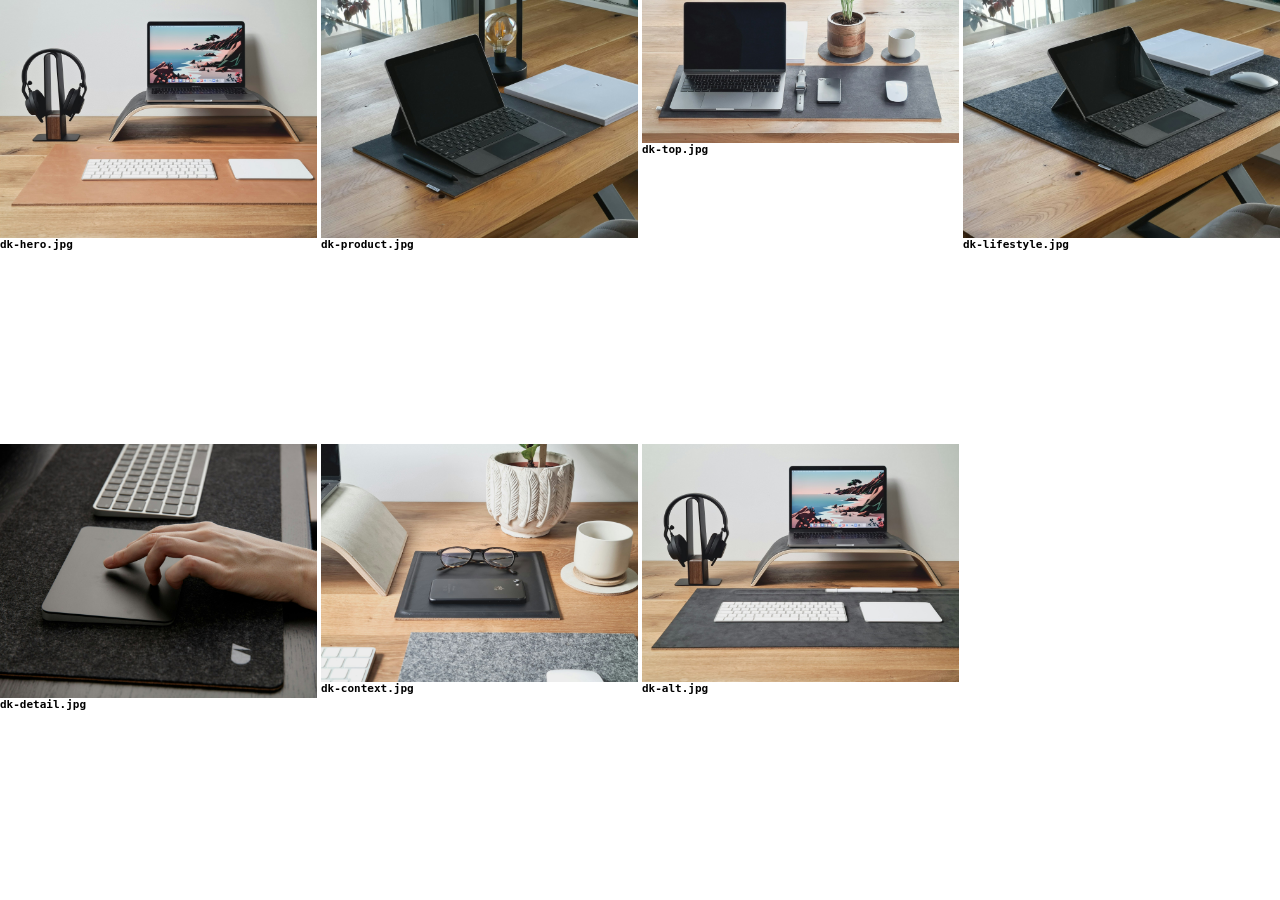
<file: assets-source/final-sheet.html>
<html><body style="margin:0;display:grid;grid-template-columns:repeat(4,1fr);gap:4px;font:11px monospace"><div><img src="../theme/assets/dk-hero.jpg" style="width:100%"><b>dk-hero.jpg</b></div>
<div><img src="../theme/assets/dk-product.jpg" style="width:100%"><b>dk-product.jpg</b></div>
<div><img src="../theme/assets/dk-top.jpg" style="width:100%"><b>dk-top.jpg</b></div>
<div><img src="../theme/assets/dk-lifestyle.jpg" style="width:100%"><b>dk-lifestyle.jpg</b></div>
<div><img src="../theme/assets/dk-detail.jpg" style="width:100%"><b>dk-detail.jpg</b></div>
<div><img src="../theme/assets/dk-context.jpg" style="width:100%"><b>dk-context.jpg</b></div>
<div><img src="../theme/assets/dk-alt.jpg" style="width:100%"><b>dk-alt.jpg</b></div></body></html>
</file>
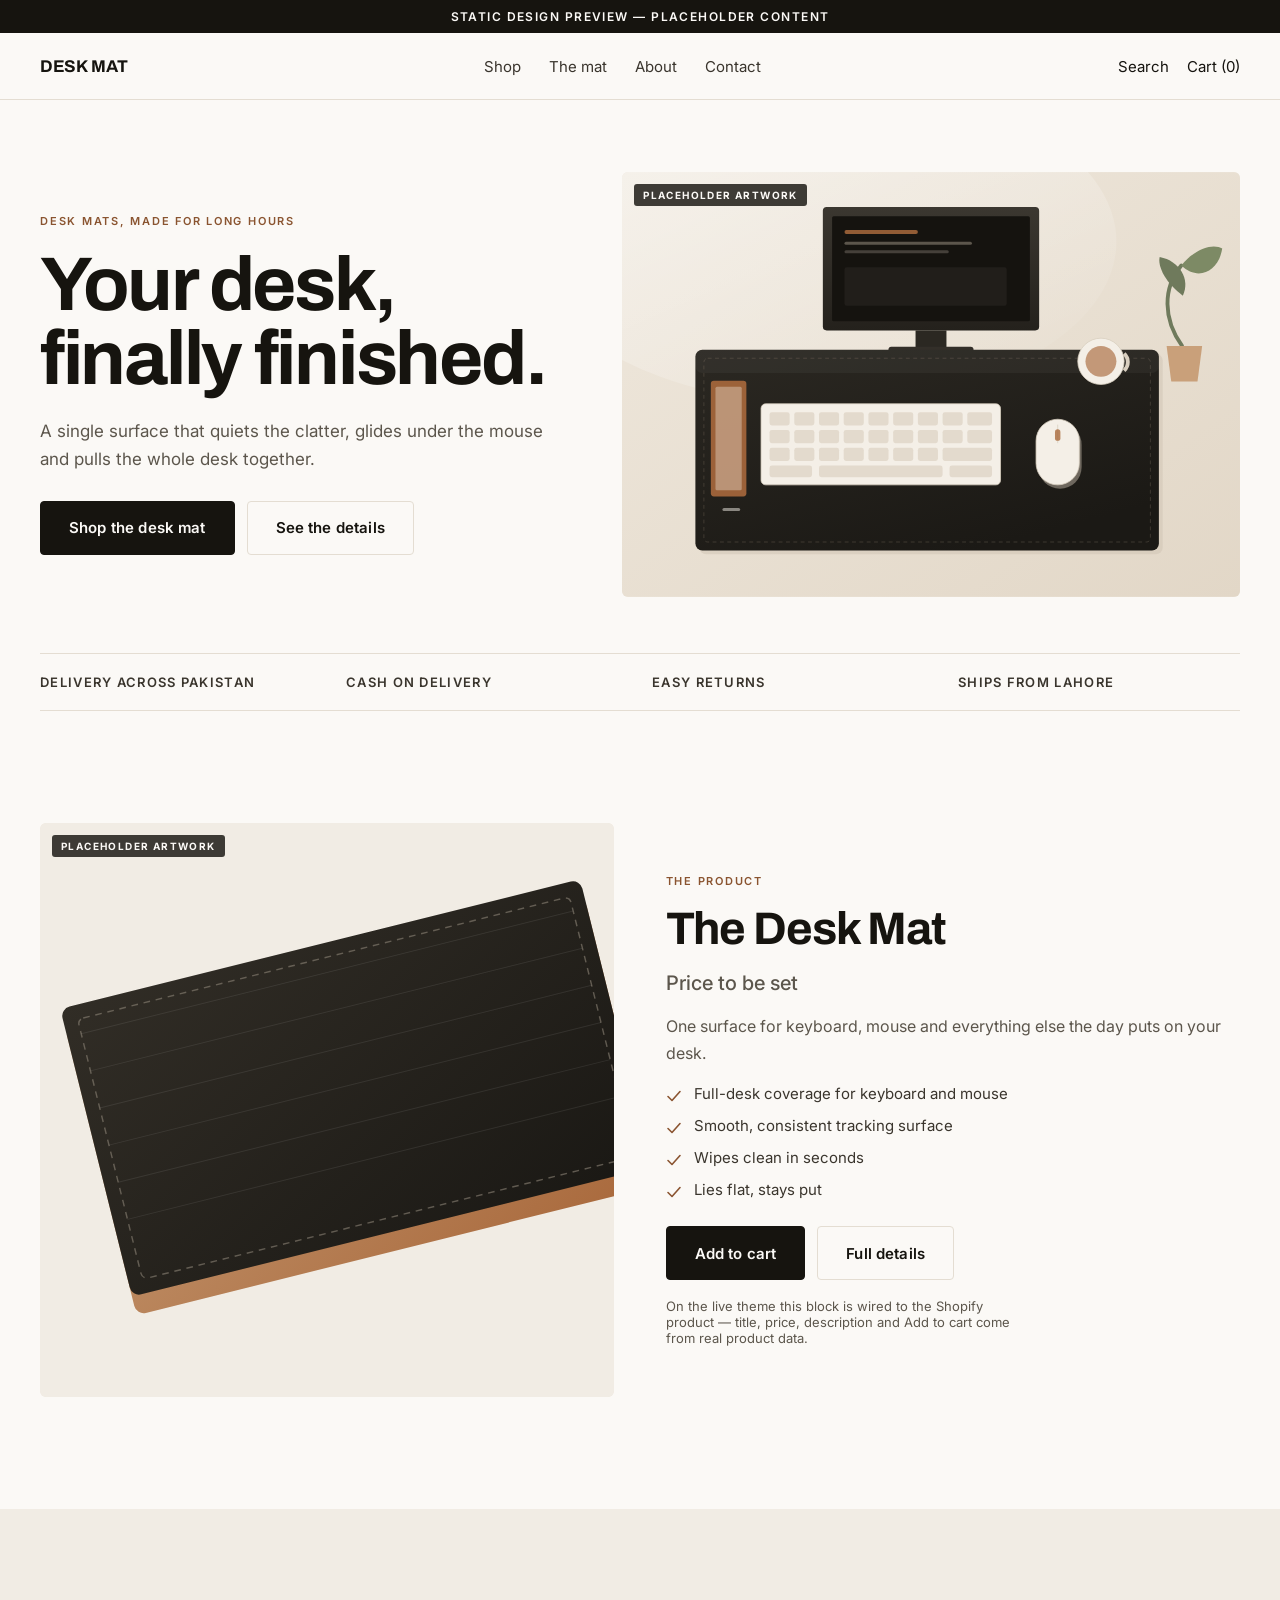
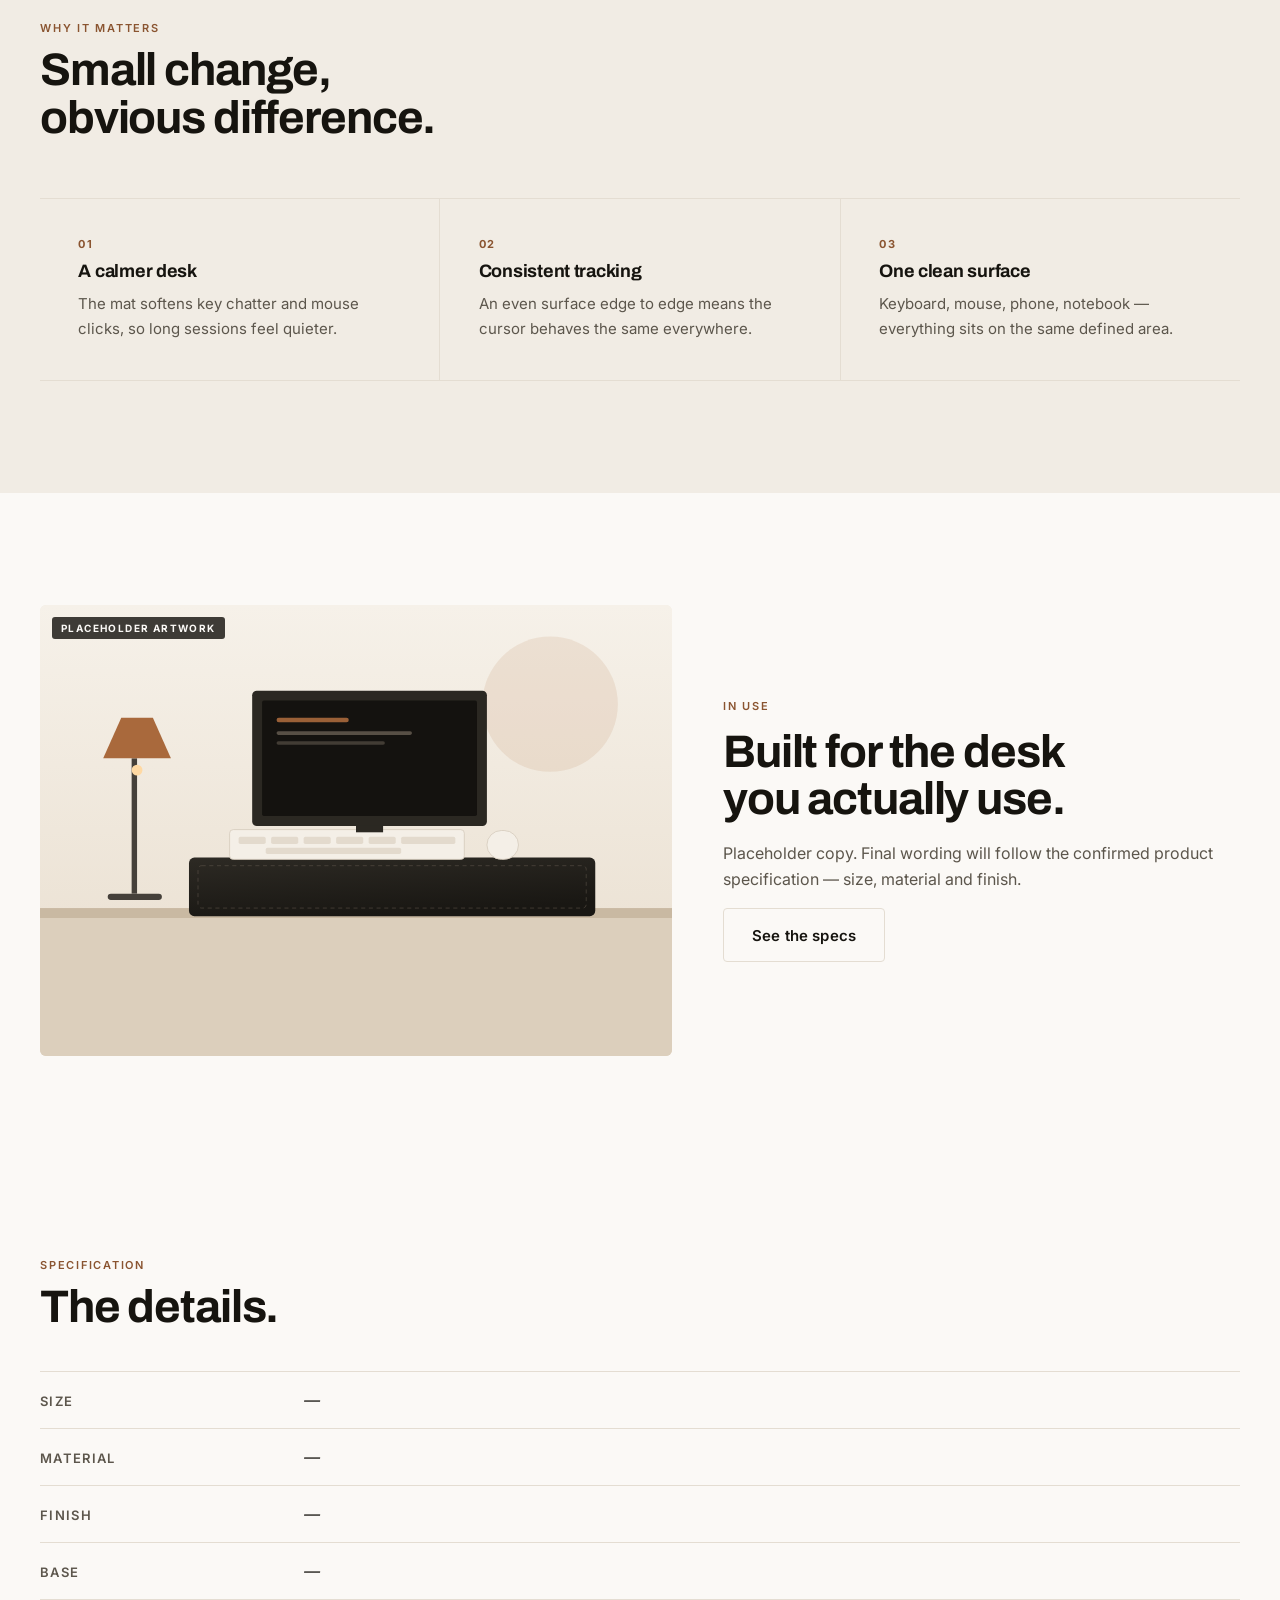
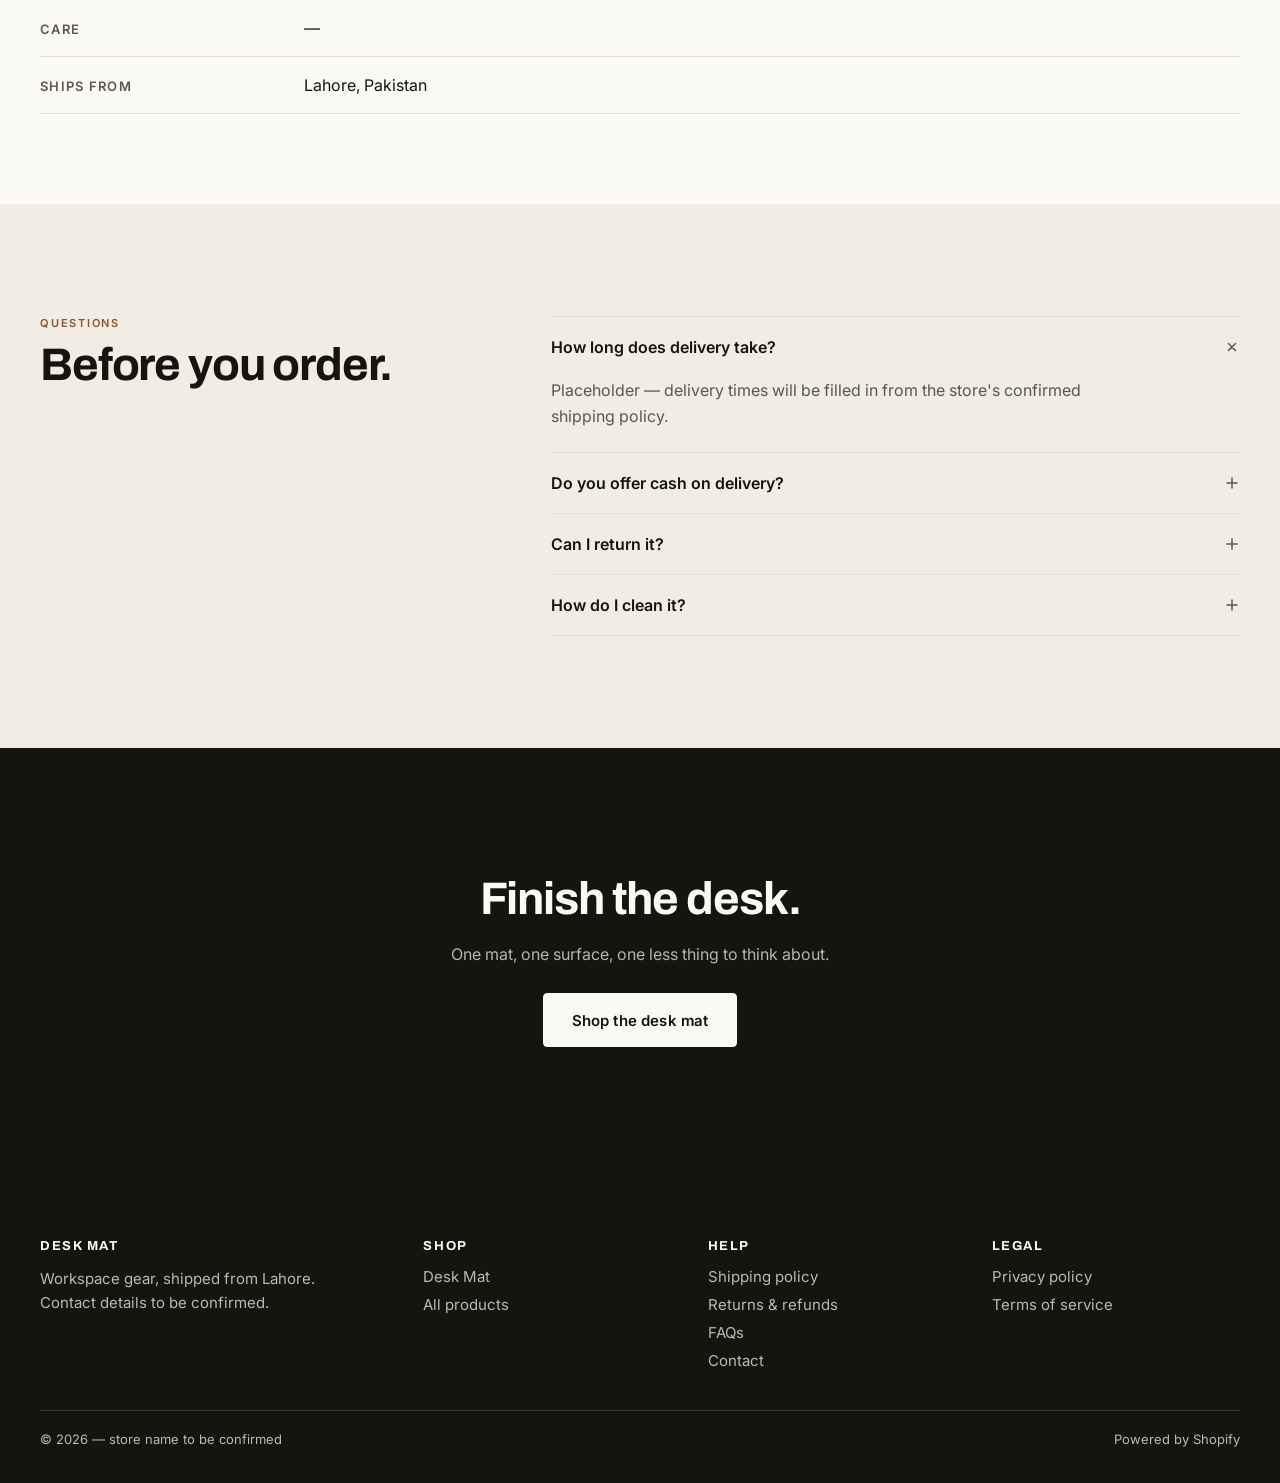
<file: docs/deskmat-preview.html>
<!doctype html>
<html lang="en"><head>
<meta charset="utf-8"><meta name="viewport" content="width=device-width, initial-scale=1">
<title>Desk Mat storefront preview</title>
<link rel="preconnect" href="https://fonts.googleapis.com"><link rel="preconnect" href="https://fonts.gstatic.com" crossorigin>
<link href="https://fonts.googleapis.com/css2?family=Archivo:wght@500;600;700&family=Inter:wght@400;500;600&display=swap" rel="stylesheet">
<style>/* Desk Mat storefront — design system tokens and primitives */
:root {
  --dk-paper: #fbf9f6;
  --dk-sand: #f1ece4;
  --dk-stone: #e4ddd2;
  --dk-ink: #16140f;
  --dk-ink-soft: #3a352d;
  --dk-muted: #5c564c;
  --dk-clay: #a9693c;
  --dk-clay-dark: #8a5430;

  --dk-max: 1280px;
  --dk-gutter: 24px;

  --dk-s1: 8px;
  --dk-s2: 16px;
  --dk-s3: 24px;
  --dk-s4: 40px;
  --dk-s5: 64px;
  --dk-s6: 96px;
  --dk-s7: 128px;

  --dk-ease: cubic-bezier(0.22, 0.61, 0.36, 1);
}

@media (min-width: 750px) {
  :root { --dk-gutter: 40px; }
}

.dk { color: var(--dk-ink); }

.dk-wrap {
  max-width: var(--dk-max);
  margin-inline: auto;
  padding-inline: var(--dk-gutter);
}

.dk-eyebrow {
  font-size: 11px;
  letter-spacing: 0.16em;
  text-transform: uppercase;
  font-weight: 600;
  color: var(--dk-clay-dark);
  margin: 0;
}

.dk-display {
  font-family: var(--font-heading--family, inherit);
  font-weight: 700;
  letter-spacing: -0.03em;
  line-height: 0.98;
  margin: 0;
  color: var(--dk-ink);
  font-size: clamp(2.5rem, 6.2vw, 4.75rem);
  text-wrap: balance;
}

.dk-h2 {
  font-family: var(--font-heading--family, inherit);
  font-weight: 700;
  letter-spacing: -0.025em;
  line-height: 1.04;
  margin: 0;
  font-size: clamp(1.9rem, 3.6vw, 2.85rem);
  text-wrap: balance;
}

.dk-h3 {
  font-family: var(--font-heading--family, inherit);
  font-weight: 700;
  letter-spacing: -0.015em;
  line-height: 1.15;
  margin: 0;
  font-size: 1.125rem;
}

.dk-body {
  font-size: 1rem;
  line-height: 1.65;
  color: var(--dk-muted);
  margin: 0;
  max-width: 56ch;
}

.dk-btn {
  display: inline-flex;
  align-items: center;
  justify-content: center;
  gap: 10px;
  min-height: 52px;
  padding: 0 28px;
  border-radius: 4px;
  border: 1px solid var(--dk-ink);
  background: var(--dk-ink);
  color: var(--dk-paper);
  font-size: 0.9375rem;
  font-weight: 600;
  letter-spacing: 0.01em;
  text-decoration: none;
  cursor: pointer;
  transition: background 0.25s var(--dk-ease), color 0.25s var(--dk-ease), transform 0.25s var(--dk-ease);
}

.dk-btn:hover { background: var(--dk-clay-dark); border-color: var(--dk-clay-dark); color: #fff; }

.dk-btn--ghost {
  background: transparent;
  color: var(--dk-ink);
  border-color: var(--dk-stone);
}

.dk-btn--ghost:hover { background: var(--dk-ink); border-color: var(--dk-ink); color: var(--dk-paper); }

.dk-rule { height: 1px; background: var(--dk-stone); border: 0; margin: 0; }

.dk-placeholder-tag {
  position: absolute;
  top: 12px;
  left: 12px;
  z-index: 2;
  font-size: 10px;
  font-weight: 700;
  letter-spacing: 0.14em;
  text-transform: uppercase;
  padding: 5px 9px;
  border-radius: 3px;
  background: rgba(22, 20, 15, 0.82);
  color: #fbf9f6;
}

@media (prefers-reduced-motion: reduce) {
  * { animation-duration: 0.01ms !important; transition-duration: 0.01ms !important; }
}


  .dk-hero { background: var(--dk-paper); padding-block: clamp(32px, 6vw, 72px) 0; }
  .dk-hero__grid {
    display: grid;
    gap: clamp(28px, 4vw, 56px);
    align-items: center;
  }
  .dk-hero__copy { display: flex; flex-direction: column; gap: 20px; }
  .dk-hero__body { font-size: 1.0625rem; }
  .dk-hero__actions { display: flex; flex-wrap: wrap; gap: 12px; margin-top: 8px; }
  .dk-hero__media {
    position: relative;
    border-radius: 6px;
    overflow: hidden;
    background: var(--dk-sand);
    aspect-ratio: 16 / 11;
  }
  .dk-hero__img { width: 100%; height: 100%; object-fit: cover; display: block; }
  .dk-hero__strip {
    list-style: none;
    margin: clamp(32px, 5vw, 56px) 0 0;
    padding: 20px 0;
    border-top: 1px solid var(--dk-stone);
    border-bottom: 1px solid var(--dk-stone);
    display: grid;
    grid-template-columns: repeat(2, 1fr);
    gap: 14px 24px;
    font-size: 0.8125rem;
    letter-spacing: 0.1em;
    text-transform: uppercase;
    font-weight: 600;
    color: var(--dk-ink-soft);
  }
  @media (min-width: 750px) {
    .dk-hero__grid { grid-template-columns: 0.92fr 1.08fr; gap: 56px; }
    .dk-hero__strip { grid-template-columns: repeat(4, 1fr); }
  }


  .dk-showcase { background: var(--dk-paper); padding-block: clamp(56px, 9vw, 112px); }
  .dk-showcase__grid { display: grid; gap: clamp(28px, 4vw, 64px); align-items: center; }
  .dk-showcase__media { position: relative; border-radius: 6px; overflow: hidden; background: var(--dk-sand); aspect-ratio: 1 / 1; }
  .dk-showcase__img { width: 100%; height: 100%; object-fit: cover; display: block; }
  .dk-showcase__copy { display: flex; flex-direction: column; gap: 18px; }
  .dk-showcase__price { font-size: 1.25rem; font-weight: 600; margin: 0; color: var(--dk-ink); }
  .dk-showcase__price--empty { color: var(--dk-muted); font-weight: 500; }
  .dk-showcase__price s { color: var(--dk-muted); font-weight: 400; margin-left: 8px; }
  .dk-showcase__points { list-style: none; margin: 0; padding: 0; display: grid; gap: 12px; }
  .dk-showcase__points li { display: flex; gap: 12px; align-items: flex-start; font-size: 0.9375rem; color: var(--dk-ink-soft); }
  .dk-showcase__points svg { width: 16px; height: 16px; flex: none; margin-top: 4px; color: var(--dk-clay-dark); }
  .dk-showcase__form { display: flex; flex-wrap: wrap; gap: 12px; margin-top: 8px; }
  .dk-showcase__note { font-size: 0.8125rem; color: var(--dk-muted); margin: 0; max-width: 46ch; }
  @media (min-width: 750px) { .dk-showcase__grid { grid-template-columns: 1fr 1fr; } }


  .dk-features { background: var(--dk-sand); padding-block: clamp(56px, 9vw, 112px); }
  .dk-features__head { display: flex; flex-direction: column; gap: 12px; max-width: 46ch; margin-bottom: clamp(32px, 5vw, 56px); }
  .dk-features__grid { list-style: none; margin: 0; padding: 0; display: grid; gap: 1px; background: var(--dk-stone); border-block: 1px solid var(--dk-stone); }
  .dk-features__item { background: var(--dk-sand); padding: clamp(24px, 3vw, 36px) 0; display: flex; flex-direction: column; gap: 10px; }
  .dk-features__num { font-size: 11px; font-weight: 700; letter-spacing: 0.16em; color: var(--dk-clay-dark); }
  .dk-features__item .dk-body { font-size: 0.9375rem; }
  @media (min-width: 750px) {
    .dk-features__grid { grid-template-columns: repeat(3, 1fr); }
    .dk-features__item { padding: clamp(28px, 3vw, 40px); }
  }


  .dk-split { background: var(--dk-paper); padding-block: clamp(56px, 9vw, 112px); }
  .dk-split__grid { display: grid; gap: clamp(28px, 4vw, 64px); align-items: center; }
  .dk-split__media { position: relative; border-radius: 6px; overflow: hidden; background: var(--dk-sand); aspect-ratio: 7 / 5; }
  .dk-split__img { width: 100%; height: 100%; object-fit: cover; display: block; }
  .dk-split__copy { display: flex; flex-direction: column; gap: 16px; align-items: flex-start; }
  @media (min-width: 750px) {
    .dk-split__grid { grid-template-columns: 1.1fr 0.9fr; }
    .dk-split--right .dk-split__media { order: 2; }
  }


  .dk-specs { background: var(--dk-paper); padding-block: clamp(48px, 7vw, 96px); }
  .dk-specs__head { display: flex; flex-direction: column; gap: 12px; margin-bottom: clamp(24px, 4vw, 40px); }
  .dk-specs__list { margin: 0; border-top: 1px solid var(--dk-stone); }
  .dk-specs__row { display: grid; grid-template-columns: 1fr; gap: 4px; padding: 18px 0; border-bottom: 1px solid var(--dk-stone); }
  .dk-specs__row dt { font-size: 0.8125rem; letter-spacing: 0.1em; text-transform: uppercase; font-weight: 600; color: var(--dk-muted); margin: 0; }
  .dk-specs__row dd { margin: 0; font-size: 1rem; color: var(--dk-ink); }
  .dk-specs__pending { color: var(--dk-muted); font-style: italic; }
  @media (min-width: 750px) { .dk-specs__row { grid-template-columns: 240px 1fr; gap: 24px; align-items: baseline; } }


  .dk-faq { background: var(--dk-sand); padding-block: clamp(56px, 9vw, 112px); }
  .dk-faq__grid { display: grid; gap: clamp(24px, 4vw, 56px); }
  .dk-faq__head { display: flex; flex-direction: column; gap: 12px; }
  .dk-faq__list { border-top: 1px solid var(--dk-stone); }
  .dk-faq__item { border-bottom: 1px solid var(--dk-stone); }
  .dk-faq__item summary {
    list-style: none; cursor: pointer; display: flex; justify-content: space-between; align-items: center;
    gap: 24px; padding: 20px 0; font-weight: 600; font-size: 1rem; color: var(--dk-ink);
  }
  .dk-faq__item summary::-webkit-details-marker { display: none; }
  .dk-faq__item summary svg { width: 16px; height: 16px; flex: none; transition: transform 0.25s var(--dk-ease); color: var(--dk-muted); }
  .dk-faq__item[open] summary svg { transform: rotate(45deg); }
  .dk-faq__answer { padding-bottom: 22px; }
  @media (min-width: 750px) { .dk-faq__grid { grid-template-columns: 0.8fr 1.2fr; } }


  .dk-cta { background: var(--dk-ink); color: var(--dk-paper); padding-block: clamp(64px, 10vw, 128px); }
  .dk-cta__inner { display: flex; flex-direction: column; align-items: center; text-align: center; gap: 18px; }
  .dk-cta__title { color: var(--dk-paper); max-width: 18ch; }
  .dk-cta__body { color: rgba(251, 249, 246, 0.7); margin: 0; max-width: 52ch; line-height: 1.65; }
  .dk-cta__btn { background: var(--dk-paper); border-color: var(--dk-paper); color: var(--dk-ink); margin-top: 8px; }
  .dk-cta__btn:hover { background: var(--dk-clay); border-color: var(--dk-clay); color: #fff; }
</style>
<style>
  body { margin:0; background: var(--dk-paper); font-family: Inter, system-ui, sans-serif; color: var(--dk-ink); -webkit-font-smoothing: antialiased; }
  :root { --font-heading--family: Archivo, system-ui, sans-serif; }
  .dk-nav { position: sticky; top:0; z-index:10; background: rgba(251,249,246,.88); backdrop-filter: blur(10px); border-bottom:1px solid var(--dk-stone); }
  .dk-nav__inner { display:flex; align-items:center; justify-content:space-between; height:66px; }
  .dk-nav__brand { font-family: Archivo, sans-serif; font-weight:700; letter-spacing:-0.02em; font-size:1.0625rem; }
  .dk-nav__links { display:none; gap:28px; font-size:.9375rem; }
  .dk-nav__links a { color: var(--dk-ink-soft); text-decoration:none; }
  .dk-nav__links a:hover { color: var(--dk-clay-dark); }
  .dk-nav__right { display:flex; align-items:center; gap:18px; font-size:.9375rem; }
  .dk-ann { background: var(--dk-ink); color: var(--dk-paper); font-size:.75rem; letter-spacing:.12em; text-transform:uppercase; text-align:center; padding:9px 16px; font-weight:600; }
  .dk-foot { background: var(--dk-ink); color: rgba(251,249,246,.72); padding: 64px 0 36px; }
  .dk-foot__grid { display:grid; gap:36px; }
  .dk-foot h4 { color: var(--dk-paper); font-family:Archivo,sans-serif; font-size:.8125rem; letter-spacing:.12em; text-transform:uppercase; margin:0 0 14px; }
  .dk-foot ul { list-style:none; margin:0; padding:0; display:grid; gap:9px; font-size:.9375rem; }
  .dk-foot a { color: rgba(251,249,246,.72); text-decoration:none; }
  .dk-foot a:hover { color:#fff; }
  .dk-foot__bar { margin-top:40px; padding-top:20px; border-top:1px solid rgba(251,249,246,.16); font-size:.8125rem; display:flex; justify-content:space-between; gap:16px; flex-wrap:wrap; }
  @media (min-width:750px){ .dk-nav__links{display:flex} .dk-foot__grid{grid-template-columns: 1.4fr 1fr 1fr 1fr} }
</style></head>
<body>
<div class="dk-ann">Static design preview — placeholder content</div>
<header class="dk-nav"><div class="dk-wrap dk-nav__inner">
  <span class="dk-nav__brand">DESK&thinsp;MAT</span>
  <nav class="dk-nav__links"><a href="#">Shop</a><a href="#dk-details">The mat</a><a href="#">About</a><a href="#">Contact</a></nav>
  <div class="dk-nav__right"><span>Search</span><span>Cart (0)</span></div>
</div></header>

<section class="dk dk-hero">
  <div class="dk-wrap dk-hero__grid">
    <div class="dk-hero__copy">
      <p class="dk-eyebrow">Desk mats, made for long hours</p>
      <h1 class="dk-display">Your desk, finally finished.</h1>
      <p class="dk-body dk-hero__body">A single surface that quiets the clatter, glides under the mouse and pulls the whole desk together.</p>
      <div class="dk-hero__actions"><a class="dk-btn" href="#">Shop the desk mat</a><a class="dk-btn dk-btn--ghost" href="#dk-details">See the details</a></div>
    </div>
    <div class="dk-hero__media"><span class="dk-placeholder-tag">Placeholder artwork</span>
      <img class="dk-hero__img" src="[data-uri]" alt="Placeholder workspace illustration"></div>
  </div>
  <div class="dk-wrap"><ul class="dk-hero__strip"><li>Delivery across Pakistan</li><li>Cash on delivery</li><li>Easy returns</li><li>Ships from Lahore</li></ul></div>
</section>

<section class="dk dk-showcase" id="dk-details"><div class="dk-wrap dk-showcase__grid">
  <div class="dk-showcase__media"><span class="dk-placeholder-tag">Placeholder artwork</span><img class="dk-showcase__img" src="[data-uri]" alt="Placeholder desk mat detail"></div>
  <div class="dk-showcase__copy">
    <p class="dk-eyebrow">The product</p><h2 class="dk-h2">The Desk Mat</h2>
    <p class="dk-showcase__price dk-showcase__price--empty">Price to be set</p>
    <p class="dk-body">One surface for keyboard, mouse and everything else the day puts on your desk.</p>
    <ul class="dk-showcase__points">
      <li><svg viewBox="0 0 16 16"><path d="M2 8.5l4 4 8-9" fill="none" stroke="currentColor" stroke-width="1.6" stroke-linecap="round" stroke-linejoin="round"/></svg><span>Full-desk coverage for keyboard and mouse</span></li>
      <li><svg viewBox="0 0 16 16"><path d="M2 8.5l4 4 8-9" fill="none" stroke="currentColor" stroke-width="1.6" stroke-linecap="round" stroke-linejoin="round"/></svg><span>Smooth, consistent tracking surface</span></li>
      <li><svg viewBox="0 0 16 16"><path d="M2 8.5l4 4 8-9" fill="none" stroke="currentColor" stroke-width="1.6" stroke-linecap="round" stroke-linejoin="round"/></svg><span>Wipes clean in seconds</span></li>
      <li><svg viewBox="0 0 16 16"><path d="M2 8.5l4 4 8-9" fill="none" stroke="currentColor" stroke-width="1.6" stroke-linecap="round" stroke-linejoin="round"/></svg><span>Lies flat, stays put</span></li>
    </ul>
    <div class="dk-showcase__form"><a class="dk-btn" href="#">Add to cart</a><a class="dk-btn dk-btn--ghost" href="#">Full details</a></div>
    <p class="dk-showcase__note">On the live theme this block is wired to the Shopify product — title, price, description and Add to cart come from real product data.</p>
  </div>
</div></section>

<section class="dk dk-features"><div class="dk-wrap">
  <div class="dk-features__head"><p class="dk-eyebrow">Why it matters</p><h2 class="dk-h2">Small change, obvious difference.</h2></div>
  <ul class="dk-features__grid">
    <li class="dk-features__item"><span class="dk-features__num">01</span><h3 class="dk-h3">A calmer desk</h3><p class="dk-body">The mat softens key chatter and mouse clicks, so long sessions feel quieter.</p></li>
    <li class="dk-features__item"><span class="dk-features__num">02</span><h3 class="dk-h3">Consistent tracking</h3><p class="dk-body">An even surface edge to edge means the cursor behaves the same everywhere.</p></li>
    <li class="dk-features__item"><span class="dk-features__num">03</span><h3 class="dk-h3">One clean surface</h3><p class="dk-body">Keyboard, mouse, phone, notebook — everything sits on the same defined area.</p></li>
  </ul>
</div></section>

<section class="dk dk-split dk-split--left"><div class="dk-wrap dk-split__grid">
  <div class="dk-split__media"><span class="dk-placeholder-tag">Placeholder artwork</span><img class="dk-split__img" src="[data-uri]" alt="Placeholder workspace"></div>
  <div class="dk-split__copy"><p class="dk-eyebrow">In use</p><h2 class="dk-h2">Built for the desk you actually use.</h2>
  <p class="dk-body">Placeholder copy. Final wording will follow the confirmed product specification — size, material and finish.</p>
  <a class="dk-btn dk-btn--ghost" href="#specs">See the specs</a></div>
</div></section>

<section class="dk dk-specs" id="specs"><div class="dk-wrap">
  <div class="dk-specs__head"><p class="dk-eyebrow">Specification</p><h2 class="dk-h2">The details.</h2></div>
  <dl class="dk-specs__list">
    <div class="dk-specs__row"><dt>Size</dt><dd class="dk-specs__pending">—</dd></div>
    <div class="dk-specs__row"><dt>Material</dt><dd class="dk-specs__pending">—</dd></div>
    <div class="dk-specs__row"><dt>Finish</dt><dd class="dk-specs__pending">—</dd></div>
    <div class="dk-specs__row"><dt>Base</dt><dd class="dk-specs__pending">—</dd></div>
    <div class="dk-specs__row"><dt>Care</dt><dd class="dk-specs__pending">—</dd></div>
    <div class="dk-specs__row"><dt>Ships from</dt><dd>Lahore, Pakistan</dd></div>
  </dl>
</div></section>

<section class="dk dk-faq"><div class="dk-wrap dk-faq__grid">
  <div class="dk-faq__head"><p class="dk-eyebrow">Questions</p><h2 class="dk-h2">Before you order.</h2></div>
  <div class="dk-faq__list">
    <details class="dk-faq__item" open><summary><span>How long does delivery take?</span><svg viewBox="0 0 16 16"><path d="M8 3v10M3 8h10" fill="none" stroke="currentColor" stroke-width="1.5" stroke-linecap="round"/></svg></summary><div class="dk-faq__answer"><p class="dk-body">Placeholder — delivery times will be filled in from the store's confirmed shipping policy.</p></div></details>
    <details class="dk-faq__item"><summary><span>Do you offer cash on delivery?</span><svg viewBox="0 0 16 16"><path d="M8 3v10M3 8h10" fill="none" stroke="currentColor" stroke-width="1.5" stroke-linecap="round"/></svg></summary><div class="dk-faq__answer"><p class="dk-body">Placeholder — payment methods will be listed once payments are activated on the store.</p></div></details>
    <details class="dk-faq__item"><summary><span>Can I return it?</span><svg viewBox="0 0 16 16"><path d="M8 3v10M3 8h10" fill="none" stroke="currentColor" stroke-width="1.5" stroke-linecap="round"/></svg></summary><div class="dk-faq__answer"><p class="dk-body">Placeholder — the return window and conditions will follow the store's refund policy.</p></div></details>
    <details class="dk-faq__item"><summary><span>How do I clean it?</span><svg viewBox="0 0 16 16"><path d="M8 3v10M3 8h10" fill="none" stroke="currentColor" stroke-width="1.5" stroke-linecap="round"/></svg></summary><div class="dk-faq__answer"><p class="dk-body">Placeholder — care instructions will follow the confirmed product material.</p></div></details>
  </div>
</div></section>

<section class="dk dk-cta"><div class="dk-wrap dk-cta__inner">
  <h2 class="dk-h2 dk-cta__title">Finish the desk.</h2>
  <p class="dk-cta__body">One mat, one surface, one less thing to think about.</p>
  <a class="dk-btn dk-cta__btn" href="#">Shop the desk mat</a>
</div></section>

<footer class="dk-foot"><div class="dk-wrap">
  <div class="dk-foot__grid">
    <div><h4>Desk Mat</h4><p style="margin:0;font-size:.9375rem;line-height:1.6;max-width:34ch">Workspace gear, shipped from Lahore. Contact details to be confirmed.</p></div>
    <div><h4>Shop</h4><ul><li><a href="#">Desk Mat</a></li><li><a href="#">All products</a></li></ul></div>
    <div><h4>Help</h4><ul><li><a href="#">Shipping policy</a></li><li><a href="#">Returns &amp; refunds</a></li><li><a href="#">FAQs</a></li><li><a href="#">Contact</a></li></ul></div>
    <div><h4>Legal</h4><ul><li><a href="#">Privacy policy</a></li><li><a href="#">Terms of service</a></li></ul></div>
  </div>
  <div class="dk-foot__bar"><span>© 2026 — store name to be confirmed</span><span>Powered by Shopify</span></div>
</div></footer>
</body></html>
</file>
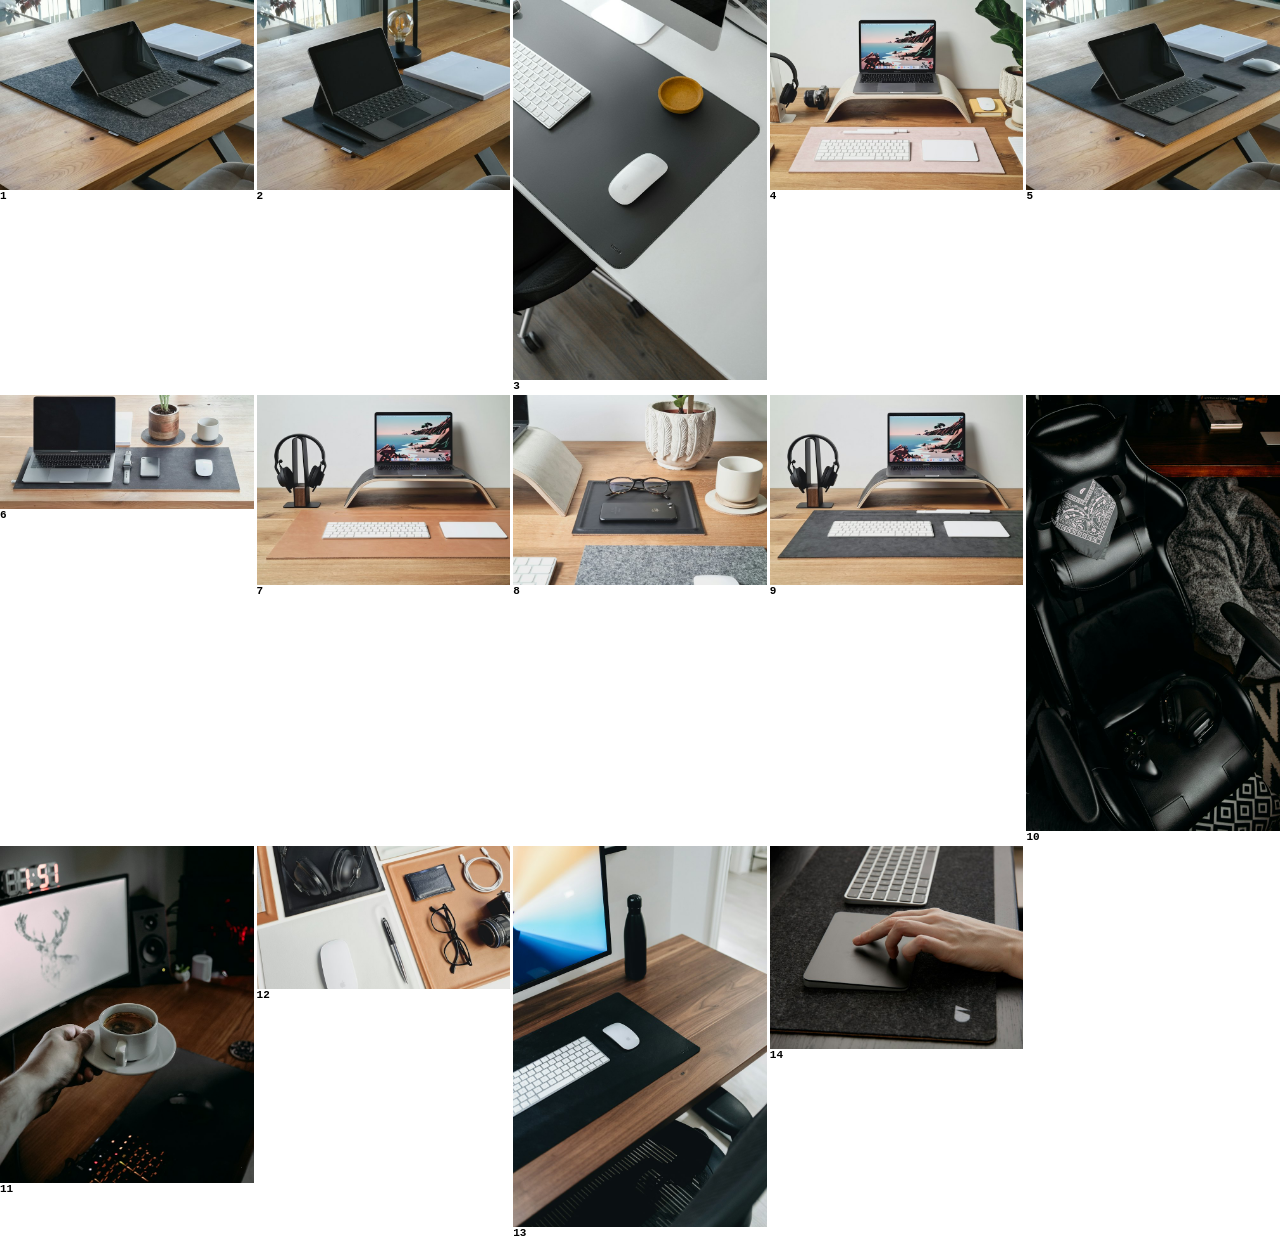
<file: assets-source/round2/sheet.html>
<html><body style="margin:0;display:grid;grid-template-columns:repeat(5,1fr);gap:3px;font:11px monospace"><div><img src="c1.jpg" style="width:100%"><b>1</b></div>
<div><img src="c2.jpg" style="width:100%"><b>2</b></div>
<div><img src="c3.jpg" style="width:100%"><b>3</b></div>
<div><img src="c4.jpg" style="width:100%"><b>4</b></div>
<div><img src="c5.jpg" style="width:100%"><b>5</b></div>
<div><img src="c6.jpg" style="width:100%"><b>6</b></div>
<div><img src="c7.jpg" style="width:100%"><b>7</b></div>
<div><img src="c8.jpg" style="width:100%"><b>8</b></div>
<div><img src="c9.jpg" style="width:100%"><b>9</b></div>
<div><img src="c10.jpg" style="width:100%"><b>10</b></div>
<div><img src="c11.jpg" style="width:100%"><b>11</b></div>
<div><img src="c12.jpg" style="width:100%"><b>12</b></div>
<div><img src="c13.jpg" style="width:100%"><b>13</b></div>
<div><img src="c14.jpg" style="width:100%"><b>14</b></div></body></html>
</file>
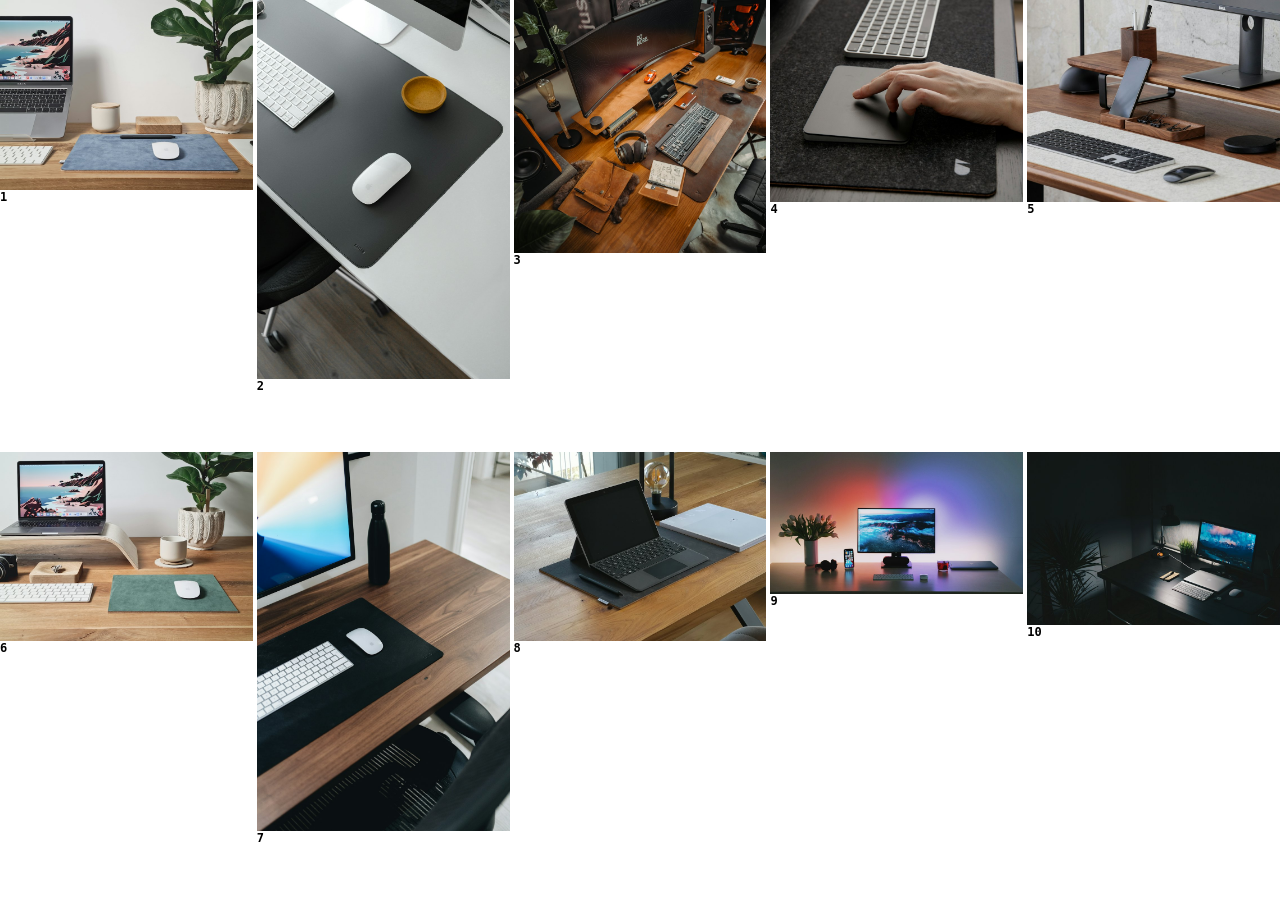
<file: assets-source/unsplash/sheet.html>
<html><body style="margin:0;background:#fff;display:grid;grid-template-columns:repeat(5,1fr);gap:4px;font:12px monospace">
<div><img src="cand-1.jpg" style="width:100%"><b>1</b></div>
<div><img src="cand-2.jpg" style="width:100%"><b>2</b></div>
<div><img src="cand-3.jpg" style="width:100%"><b>3</b></div>
<div><img src="cand-4.jpg" style="width:100%"><b>4</b></div>
<div><img src="cand-5.jpg" style="width:100%"><b>5</b></div>
<div><img src="cand-6.jpg" style="width:100%"><b>6</b></div>
<div><img src="cand-7.jpg" style="width:100%"><b>7</b></div>
<div><img src="cand-8.jpg" style="width:100%"><b>8</b></div>
<div><img src="cand-9.jpg" style="width:100%"><b>9</b></div>
<div><img src="cand-10.jpg" style="width:100%"><b>10</b></div>
</body></html>
</file>
